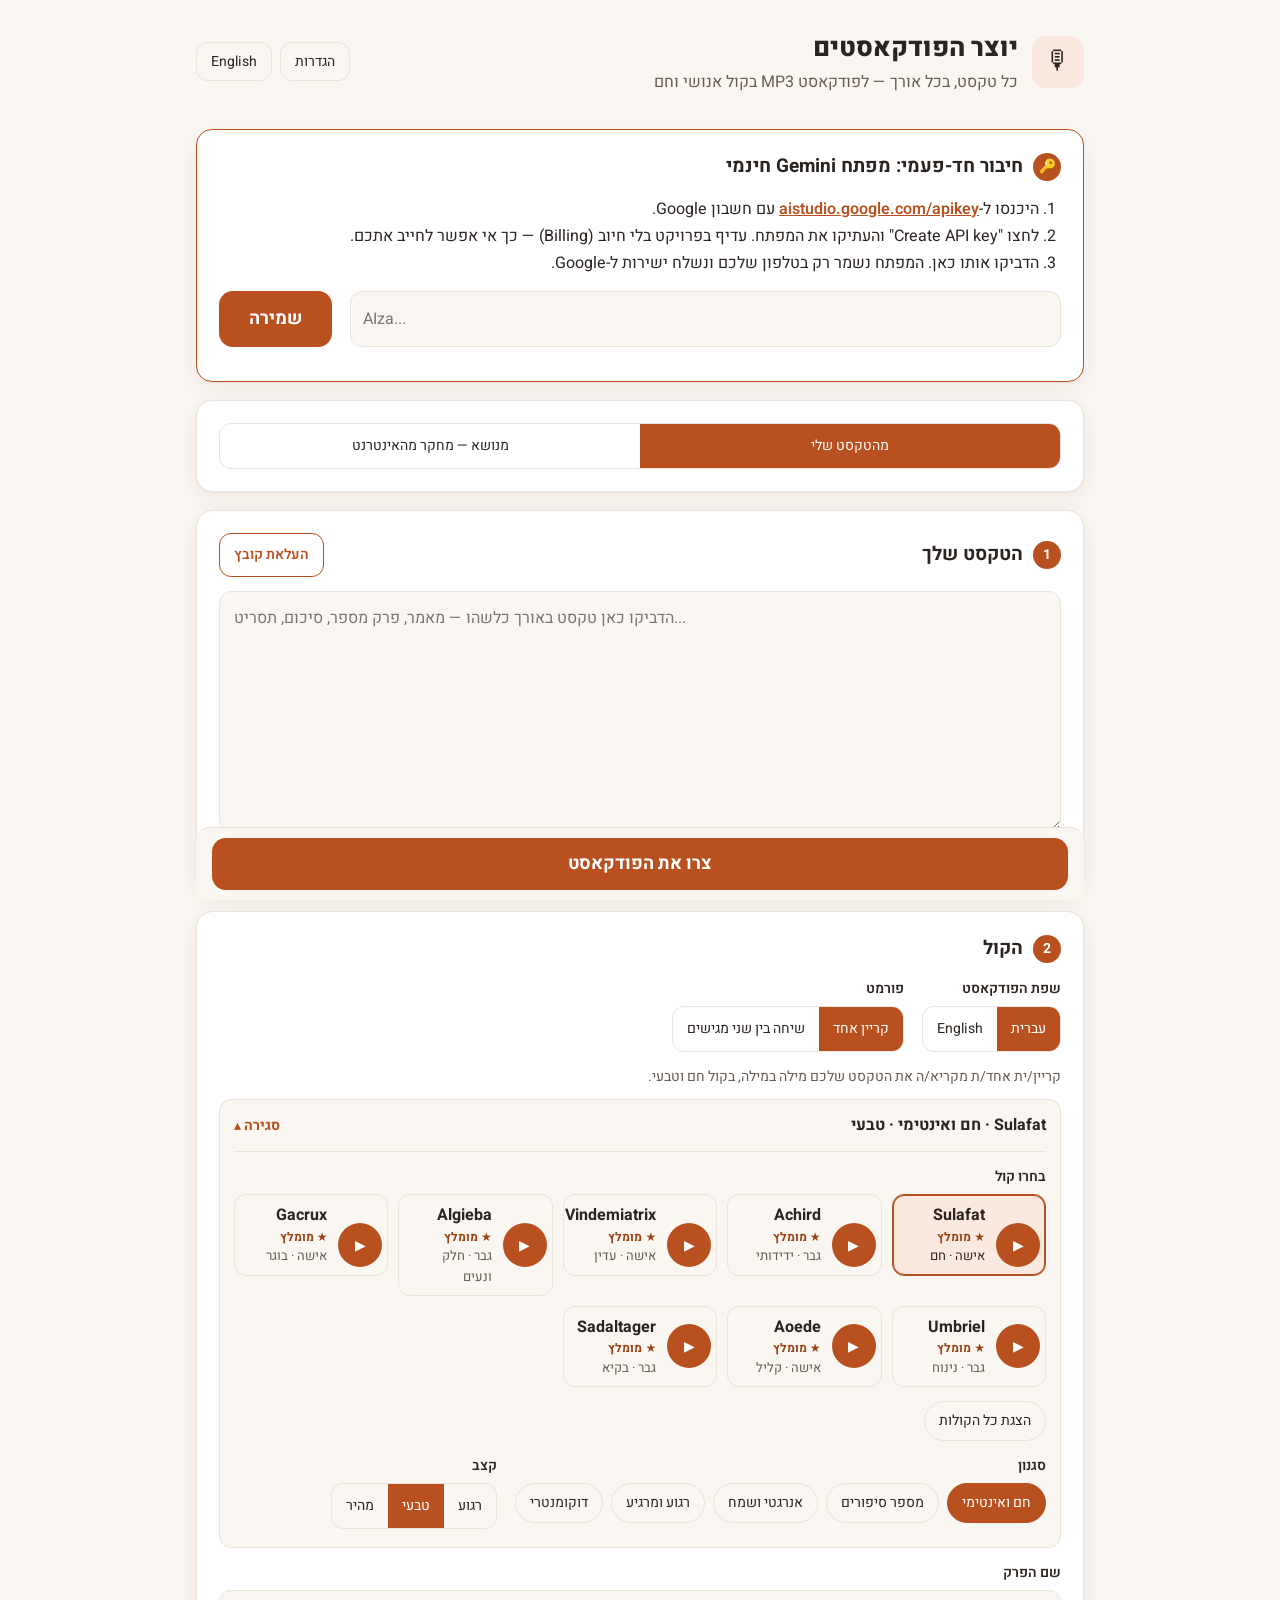
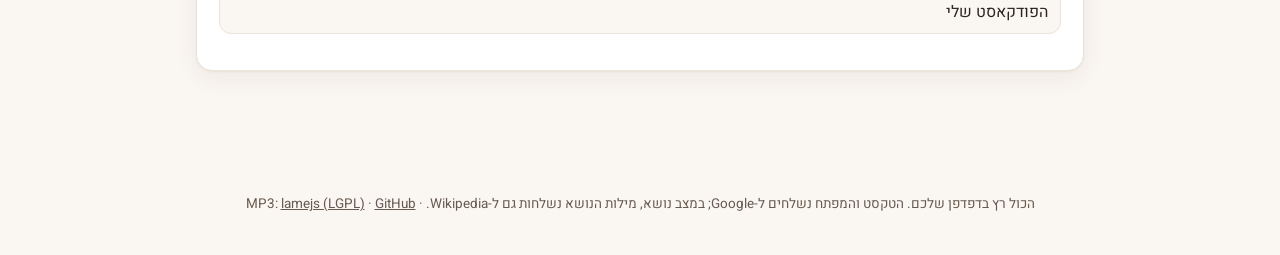
<file: docs/index.html>
<!doctype html>
<html lang="he" dir="rtl">
<head>
  <meta charset="utf-8">
  <meta http-equiv="Content-Security-Policy" content="default-src 'self'; script-src 'self'; worker-src 'self' blob:; connect-src 'self' https://generativelanguage.googleapis.com https://*.wikipedia.org; style-src 'self'; font-src 'self'; img-src 'self' data: blob:; media-src 'self' blob:; object-src 'none'; base-uri 'none'; form-action 'none'">
  <meta name="referrer" content="no-referrer">
  <meta name="viewport" content="width=device-width, initial-scale=1, viewport-fit=cover">
  <meta name="description" content="Turn any text into a warm, human-sounding Hebrew or English podcast MP3 - free.">
  <title>Podcast Creator</title>
  <link rel="icon" href="data:image/svg+xml,%3Csvg xmlns=%22http://www.w3.org/2000/svg%22 viewBox=%220 0 100 100%22%3E%3Ctext y=%22.9em%22 font-size=%2290%22%3E🎙%3C/text%3E%3C/svg%3E">
  <link rel="stylesheet" href="fonts/fonts.css">
  <link rel="stylesheet" href="style.css">
</head>
<body>
<header class="top">
  <div class="brand">
    <span class="logo" aria-hidden="true">🎙</span>
    <div>
      <h1 data-i18n="title">יוצר הפודקאסטים</h1>
      <p class="sub" data-i18n="subtitle">כל טקסט, בכל אורך — לפודקאסט MP3 בקול אנושי וחם</p>
    </div>
  </div>
  <div class="top-actions">
    <button class="ghost" id="settingsBtn" data-i18n="settings">הגדרות</button>
    <button class="ghost" id="uiLangBtn">English</button>
  </div>
</header>

<main>
  <section class="card" id="keyCard" hidden>
    <h2><span class="step">🔑</span> <span data-i18n="keyTitle">חיבור חד-פעמי: מפתח Gemini חינמי</span></h2>
    <ol class="steps">
      <li data-i18n-html="keyStep1">היכנסו ל-<bdi dir="ltr"><a href="https://aistudio.google.com/apikey" target="_blank" rel="noopener">aistudio.google.com/apikey</a></bdi> עם חשבון <bdi>Google</bdi>.</li>
      <li data-i18n-html="keyStep2">לחצו <bdi dir="ltr">"Create API key"</bdi> והעתיקו את המפתח. עדיף בפרויקט בלי חיוב (<bdi>Billing</bdi>) — כך אי אפשר לחייב אתכם.</li>
      <li data-i18n-html="keyStep3">הדביקו אותו כאן. המפתח נשמר רק בטלפון שלכם ונשלח ישירות ל-<bdi>Google</bdi>.</li>
    </ol>
    <div class="row">
      <input id="keyInput" type="password" dir="ltr" autocomplete="off" placeholder="AIza..." data-i18n-aria="geminiKeyAria">
      <button class="primary small-primary" id="keySave" data-i18n="save">שמירה</button>
    </div>
    <div id="keyMsg" class="hint" aria-live="polite"></div>
  </section>

  <section class="card">
    <div class="seg src-seg" id="srcSeg" role="group" data-i18n-aria="srcAria">
      <button data-v="text" class="on" data-i18n="srcText">מטקסט שלי</button>
      <button data-v="topic" data-i18n="srcTopic">מנושא (מחקר מהאינטרנט)</button>
    </div>
  </section>

  <section class="card" id="topicCard" hidden>
    <h2><span class="step">1</span> <span data-i18n="topicTitle">הנושא</span></h2>
    <div class="row topic-row">
      <input id="topic" type="text" dir="auto" data-i18n-placeholder="topicPlaceholder" data-i18n-aria="topicTitle">
      <button class="primary small-primary" id="researchBtn" data-i18n="findSources">חיפוש מקורות</button>
    </div>
    <p class="hint" data-i18n="topicHint"></p>
    <div id="researchStatus" class="hint" aria-live="polite" hidden></div>
    <div id="researchOut" hidden>
      <p id="resSummary" class="summary" dir="auto"></p>
      <div class="field">
        <label id="focusLbl" data-i18n="focusTitle">על מה להתמקד?</label>
        <div class="angles" id="angles" role="group" aria-labelledby="focusLbl"></div>
        <input id="customFocus" type="text" dir="auto" data-i18n-placeholder="customFocus" data-i18n-aria="customFocus">
      </div>
      <div class="field">
        <label for="minutes"><span data-i18n="lengthLabel">אורך הפודקאסט</span>: <b id="minutesOut" class="minutes-out">8</b></label>
        <input id="minutes" type="range" min="2" max="60" step="1" value="8">
        <div class="range-ends"><span data-i18n="minShort">2 דק׳</span><span data-i18n="maxLong">שעה</span></div>
      </div>
      <details class="sources">
        <summary><span data-i18n="sourcesTitle">מקורות</span> (<span id="sourceCount">0</span>)</summary>
        <ol id="sourceList" dir="auto"></ol>
      </details>
    </div>
    <div id="topicBadge" class="free-badge" aria-live="polite" hidden></div>
  </section>

  <section class="card" id="textCard">
    <div class="card-head">
      <h2><span class="step">1</span> <span data-i18n="step1">הטקסט שלך</span></h2>
      <label class="file-btn">
        <input type="file" id="fileInput" accept=".txt,.md,.html,.htm,.srt,.vtt,text/plain" hidden>
        <span data-i18n="upload">העלאת קובץ</span>
      </label>
    </div>
    <div id="dropZone" class="drop">
      <textarea id="text" dir="auto" spellcheck="false" data-i18n-placeholder="placeholder" data-i18n-aria="step1"></textarea>
    </div>
    <div class="stats">
      <span><b id="statChars">0</b> <span data-i18n="chars">תווים</span></span>
      <span><b id="statWords">0</b> <span data-i18n="words">מילים</span></span>
      <span class="est"><span data-i18n="estimate">אורך משוער</span>: <b id="statEst">0:00</b></span>
    </div>
    <div id="freeBadge" class="free-badge" aria-live="polite" hidden></div>
  </section>

  <section class="card">
    <h2><span class="step">2</span> <span data-i18n="step2">הקול</span></h2>
    <div class="row">
      <div class="field">
        <label id="langLbl" data-i18n="language">שפת הפודקאסט</label>
        <div class="seg" id="langSeg" role="group" aria-labelledby="langLbl">
          <button type="button" data-v="he" class="on">עברית</button>
          <button type="button" data-v="en">English</button>
        </div>
      </div>
      <div class="field">
        <label id="modeLbl" data-i18n="format">פורמט</label>
        <div class="seg" id="modeSeg" role="group" aria-labelledby="modeLbl">
          <button type="button" data-v="narrator" class="on" data-i18n="narrator">קריין אחד</button>
          <button type="button" data-v="conversation" data-i18n="conversation">שיחה בין שני מגישים</button>
        </div>
      </div>
    </div>
    <p class="hint" id="modeHint"></p>
    <details class="voice-sum" id="voiceDetails">
      <summary>
        <span class="sum-text"><span id="voiceSummary" class="sum-val"></span></span>
        <span class="sum-change"><span class="when-closed" data-i18n="change">שינוי</span><span class="when-open" data-i18n="done">סגירה</span></span>
      </summary>
      <div class="field">
        <label id="voiceLbl" data-i18n="voice">בחרו קול</label>
        <div class="voices" id="voices" role="radiogroup" aria-labelledby="voiceLbl"></div>
      </div>
      <div class="field" id="voice2Wrap" hidden>
        <label id="voice2Lbl" data-i18n="voice2">קול המגיש/ה השני/ה</label>
        <div class="voices" id="voices2" role="radiogroup" aria-labelledby="voice2Lbl"></div>
      </div>
      <p id="voiceMsg" class="hint voice-msg" aria-live="polite" hidden></p>
      <button type="button" class="chip more-voices" id="voiceMore"></button>
      <div class="row style-row">
        <div class="field">
          <label id="styleLbl" data-i18n="style">סגנון</label>
          <div class="chips" id="styles" role="group" aria-labelledby="styleLbl"></div>
        </div>
        <div class="field">
          <label id="paceLbl" data-i18n="pace">קצב</label>
          <div class="seg" id="paceSeg" role="group" aria-labelledby="paceLbl">
            <button type="button" data-v="relaxed" data-i18n="relaxed">רגוע</button>
            <button type="button" data-v="natural" class="on" data-i18n="natural">טבעי</button>
            <button type="button" data-v="brisk" data-i18n="brisk">מהיר</button>
          </div>
        </div>
      </div>
    </details>
    <div class="field">
      <label for="title" data-i18n="ptitle">שם הפרק</label>
      <input id="title" type="text" dir="auto">
    </div>
  </section>

  <div class="genbar" id="genbar">
    <div id="error" class="error" aria-live="polite" hidden></div>
    <div class="gen-row">
      <div id="genInfo" class="gen-info" aria-live="polite"></div>
      <button id="generate" class="primary" data-i18n="generate">צרו את הפודקאסט</button>
    </div>
  </div>

  <section class="card center run-card" id="progress" hidden>
    <div class="lock-note" id="lockNote"></div>
    <div class="bar" id="bar" role="progressbar" aria-valuemin="0" aria-valuemax="100" aria-valuenow="1" data-i18n-aria="progressAria"><div id="barFill"></div></div>
    <div class="progress-row">
      <span id="stage" aria-live="polite"></span>
      <span><b id="pct" aria-live="polite">0%</b> · <span id="elapsed">0:00</span></span>
    </div>
    <button class="ghost small" id="cancel" data-i18n="cancel">ביטול</button>
  </section>
  <section class="card center run-card" id="paused" hidden>
    <p id="pausedText"></p>
    <div id="pausedErr" class="error" hidden></div>
    <button class="primary" id="resumeBtn" data-i18n="resume">המשך יצירה</button>
  </section>

  <section class="card result" id="result" hidden>
    <h2 data-i18n="ready">הפודקאסט מוכן</h2>
    <div class="duration">
      <span data-i18n="exactLength">אורך מדויק</span>
      <b id="resDuration">0:00</b>
    </div>
    <div class="meta" id="resMeta"></div>
    <audio id="player" controls preload="metadata"></audio>
    <div class="actions">
      <button class="primary" id="share" hidden data-i18n="share">שיתוף / שמירה בקבצים</button>
      <a id="download" class="primary" href="#" data-i18n="download">הורדת MP3</a>
      <button class="ghost" id="showScript" hidden data-i18n="showScript">הצגת התסריט</button>
    </div>
    <div id="shareMsg" class="hint" aria-live="polite" hidden></div>
    <div id="warnings" class="hint"></div>
    <div id="script" class="script" hidden dir="auto"></div>
  </section>
</main>

<footer class="foot">
  <span data-i18n-html="privacy">הכול רץ בדפדפן שלכם. הטקסט והמפתח נשלחים ל-<bdi>Google</bdi>; במצב נושא, מילות הנושא נשלחות גם ל-<bdi>Wikipedia</bdi>.</span>
  · <a href="https://github.com/ilaybar110/Podcast-_-creator" target="_blank" rel="noopener"><bdi>GitHub</bdi></a>
  · <bdi dir="ltr">MP3: <a href="vendor/lamejs-LICENSE.txt">lamejs (LGPL)</a></bdi>
</footer>

<dialog id="settings">
  <form method="dialog">
    <h2 data-i18n="settings">הגדרות</h2>
    <div class="lbl-row"><label for="geminiKey" data-i18n-html="geminiKeyLabel">מפתח <bdi>Gemini API</bdi></label> <a href="https://aistudio.google.com/apikey" target="_blank" rel="noopener" data-i18n="getKey">(קבלת מפתח חינם)</a></div>
    <input id="geminiKey" type="password" dir="ltr" autocomplete="off">
    <label class="check"><input type="checkbox" id="rememberKey" checked> <span data-i18n="rememberKey"></span></label>
    <p class="hint" data-i18n="keyRestrictHint"></p>
    <div class="actions">
      <button type="button" class="ghost small" id="forgetKey" data-i18n="forgetKey"></button>
      <button type="button" class="ghost small" id="clearAll" data-i18n="clearAll"></button>
    </div>
    <p class="hint" id="settingsMsg" role="status"></p>
    <h3 data-i18n="freeTitle">שמירה על מסלול חינמי</h3>
    <label class="check" for="freeOnly"><input type="checkbox" id="freeOnly" checked> <span data-i18n="freeOnly"></span></label>
    <label class="check" for="billing"><input type="checkbox" id="billing"> <span data-i18n="billing"></span></label>
    <p class="hint" data-i18n="billingHint"></p>
    <p class="hint"><span data-i18n="limitsHint"></span>
      <a href="https://aistudio.google.com/rate-limit" target="_blank" rel="noopener">aistudio.google.com/rate-limit</a></p>
    <div class="limits">
      <label for="limTtsRpd"><span data-i18n="ttsPerDay"></span><input id="limTtsRpd" type="number" min="1" dir="ltr"></label>
      <label for="limTtsRpm"><span data-i18n="ttsPerMin"></span><input id="limTtsRpm" type="number" min="1" dir="ltr"></label>
      <label for="limTextRpd"><span data-i18n="textPerDay"></span><input id="limTextRpd" type="number" min="1" dir="ltr"></label>
    </div>
    <div class="actions">
      <button class="primary" id="saveSettings" value="save" data-i18n="save">שמירה</button>
      <button class="ghost close-btn" id="closeSettings" value="cancel" formnovalidate data-i18n="close">סגירה</button>
    </div>
  </form>
</dialog>

<script type="module" src="js/app.js"></script>
</body>
</html>
</file>
<file: docs/fonts/fonts.css>
/* Heebo (SIL OFL), self-hosted so the page contacts no font CDN. Variable font, weights 100-900;
   only the Hebrew and Latin subsets are shipped. */
@font-face {
  font-family: "Heebo"; font-style: normal; font-weight: 100 900; font-display: swap;
  src: url(heebo-hebrew.woff2) format("woff2");
  unicode-range: U+0307-0308, U+0590-05FF, U+200C-2010, U+20AA, U+25CC, U+FB1D-FB4F;
}
@font-face {
  font-family: "Heebo"; font-style: normal; font-weight: 100 900; font-display: swap;
  src: url(heebo-latin.woff2) format("woff2");
  unicode-range: U+0000-00FF, U+0131, U+0152-0153, U+02BB-02BC, U+02C6, U+02DA, U+02DC, U+0304, U+0308, U+0329, U+2000-206F, U+20AC, U+2122, U+2191, U+2193, U+2212, U+2215, U+FEFF, U+FFFD;
}
</file>
<file: docs/style.css>
:root {
  --bg: #faf6f1;
  --card: #ffffff;
  --ink: #2b2420;
  --muted: #675a51;
  --line: #ece3da;
  --accent: #b9501f;
  --accent-ink: #ffffff;
  --accent-soft: #fbe9df;
  --focus: #1f5fbf;
  --ok: #2f8f5b;
  --err: #b3261e;
  --radius: 16px;
  --shadow: 0 1px 2px rgba(60, 40, 20, .05), 0 8px 24px rgba(60, 40, 20, .06);
}
@media (prefers-color-scheme: dark) {
  :root {
    --bg: #1a1614; --card: #24201d; --ink: #f3ece6; --muted: #b5a89e; --line: #3a332e;
    --accent: #f07a42; --accent-ink: #1a1614; --accent-soft: #3a2a21; --focus: #7fb3ff; --shadow: none;
  }
}
* { box-sizing: border-box; }
body {
  margin: 0; background: var(--bg); color: var(--ink);
  font: 16px/1.55 "Heebo", system-ui, -apple-system, "Segoe UI", sans-serif;
}
.top {
  display: flex; justify-content: space-between; align-items: center; gap: 12px;
  max-width: 920px; margin: 0 auto; padding: 28px max(16px, env(safe-area-inset-right)) 8px max(16px, env(safe-area-inset-left));
}
.brand { display: flex; gap: 14px; align-items: center; }
.logo {
  width: 52px; height: 52px; display: grid; place-items: center; font-size: 26px;
  background: var(--accent-soft); border-radius: 14px;
}
h1 { margin: 0; font-size: 26px; font-weight: 800; }
.sub { margin: 2px 0 0; color: var(--muted); }
.top-actions { display: flex; gap: 8px; }
main { max-width: 920px; margin: 0 auto; padding: 8px max(16px, env(safe-area-inset-right)) 32px max(16px, env(safe-area-inset-left)); }
[hidden] { display: none !important; }
.card {
  background: var(--card); border: 1px solid var(--line); border-radius: var(--radius);
  box-shadow: var(--shadow); padding: 22px; margin-top: 18px;
}
.card.center { text-align: center; }
.card-head { display: flex; justify-content: space-between; align-items: center; gap: 12px; }
h2 { margin: 0 0 14px; font-size: 19px; display: flex; align-items: center; gap: 10px; }
.card-head h2 { margin-bottom: 0; }
.step {
  display: inline-grid; place-items: center; width: 28px; height: 28px; border-radius: 50%;
  background: var(--accent); color: var(--accent-ink); font-size: 14px;
}
.drop { margin-top: 14px; border-radius: 12px; }
.drop.over { outline: 2px dashed var(--accent); outline-offset: 4px; }
textarea {
  width: 100%; min-height: 240px; resize: vertical; padding: 14px; border-radius: 12px; font-size: 16px;
  border: 1px solid var(--line); background: var(--bg); color: var(--ink); font: inherit;
}
textarea:focus, input:focus, select:focus { outline: 2px solid var(--accent); outline-offset: 1px; }
:focus-visible { outline: 3px solid var(--focus); outline-offset: 2px; }
textarea:focus-visible, input:focus-visible, select:focus-visible { outline: 3px solid var(--focus); outline-offset: 1px; }
.stats { display: flex; flex-wrap: wrap; gap: 18px; margin-top: 10px; color: var(--muted); font-size: 14px; }
.stats b { color: var(--ink); }
.stats .est b { color: var(--accent); }
.row { display: flex; flex-wrap: wrap; gap: 18px; align-items: flex-end; }
.field { margin-bottom: 14px; min-width: 0; }
.field.grow { flex: 1 1 260px; }
.field > label { display: block; font-weight: 600; font-size: 14px; margin-bottom: 6px; }
.seg { display: inline-flex; flex-wrap: wrap; border: 1px solid var(--line); border-radius: 12px; overflow: hidden; }
.seg button {
  border: 0; background: transparent; color: var(--ink); padding: 10px 14px; font: inherit;
  font-size: 14px; cursor: pointer; min-height: 44px;
}
.seg button.on { background: var(--accent); color: var(--accent-ink); }
select, input[type=text], input[type=password], input[type=number] {
  font: inherit; font-size: 16px; padding: 9px 12px; border-radius: 12px; border: 1px solid var(--line);
  background: var(--bg); color: var(--ink); width: 100%; min-width: 220px;
}
.voices { display: grid; grid-template-columns: repeat(auto-fill, minmax(150px, 1fr)); gap: 10px; }
.voice-item { position: relative; min-width: 0; }
.voice {
  width: 100%; min-height: 64px; border: 1px solid var(--line); border-radius: 12px; cursor: pointer;
  padding: 8px 12px; padding-inline-start: 60px; background: var(--bg); text-align: start;
  font: inherit; color: var(--ink); display: flex; align-items: center;
}
.voice.on { border-color: var(--accent); background: var(--accent-soft); box-shadow: 0 0 0 1px var(--accent) inset; }
.voice .meta { flex: 1; min-width: 0; display: block; }
.voice .name { font-weight: 700; display: flex; flex-wrap: wrap; column-gap: 6px; align-items: center; }
.voice .desc { display: block; font-size: 13px; color: var(--muted); }
.voice.on .desc { color: var(--ink); }
.voice .star { font-size: 12px; color: var(--accent); font-weight: 700; }
.play {
  position: absolute; inset-inline-start: 6px; top: 50%; transform: translateY(-50%);
  width: 44px; height: 44px; border-radius: 50%; border: 0; cursor: pointer; padding: 0;
  background: var(--accent); color: var(--accent-ink); font-size: 14px;
}
.play.loading { opacity: .6; cursor: progress; }
.voice-msg { margin: 0 0 10px; }
.voice-msg.bad { color: var(--err); }
.more-voices { margin-bottom: 14px; min-height: 44px; }
.style-row { align-items: flex-start; }
.voice-sum { margin: 6px 0 14px; border: 1px solid var(--line); border-radius: 12px; padding: 0 14px; background: var(--bg); }
.voice-sum[open] { padding-bottom: 4px; }
.voice-sum > summary {
  list-style: none; cursor: pointer; min-height: 52px; display: flex; align-items: center;
  justify-content: space-between; gap: 12px;
}
.voice-sum > summary::-webkit-details-marker { display: none; }
.sum-val { font-weight: 700; }
.sum-change { color: var(--accent); font-weight: 700; font-size: 14px; white-space: nowrap; }
.sum-change::after { content: " ▾"; }
.voice-sum[open] .sum-change::after { content: " ▴"; }
.voice-sum .when-open, .voice-sum[open] .when-closed { display: none; }
.voice-sum[open] .when-open { display: inline; }
.voice-sum[open] > summary { border-bottom: 1px solid var(--line); margin-bottom: 14px; }
.chips { display: flex; flex-wrap: wrap; gap: 8px; }
.chip {
  border: 1px solid var(--line); border-radius: 999px; padding: 7px 14px; background: var(--bg);
  cursor: pointer; font: inherit; font-size: 14px; color: var(--ink); min-height: 40px;
}
.chip.on { background: var(--accent); color: var(--accent-ink); border-color: var(--accent); }
.toggle { display: flex; gap: 8px; align-items: center; font-size: 14px; margin-bottom: 14px; flex: 1 1 260px; }
.hint { color: var(--muted); font-size: 14px; margin: 0 0 12px; }
a.primary.secondary {
  background: transparent; color: var(--ink); border: 1px solid var(--line); font-size: 16px; font-weight: 500;
  padding: 12px 22px; border-radius: 14px;
}
button.primary, a.primary {
  background: var(--accent); color: var(--accent-ink); border: 0; border-radius: 14px;
  padding: 14px 30px; font: inherit; font-size: 18px; font-weight: 700; cursor: pointer;
  text-decoration: none; display: inline-block;
}
button.primary:disabled { opacity: .5; cursor: not-allowed; }
button.ghost {
  background: transparent; border: 1px solid var(--line); color: var(--ink); border-radius: 12px;
  padding: 8px 14px; font: inherit; font-size: 14px; cursor: pointer;
}
button.small { margin-top: 10px; padding: 5px 12px; }
.file-btn {
  border: 1px solid var(--accent); color: var(--accent); border-radius: 12px; padding: 10px 14px; min-height: 44px; display: inline-flex; align-items: center;
  cursor: pointer; font-size: 14px; font-weight: 600; white-space: nowrap;
}
#progress { margin-top: 18px; text-align: start; }
.bar { height: 10px; background: var(--line); border-radius: 99px; overflow: hidden; }
#barFill { height: 100%; width: 0; background: var(--accent); transition: width .4s; }
.progress-row { display: flex; justify-content: space-between; gap: 10px; margin-top: 8px; font-size: 14px; color: var(--muted); }
.error { margin-top: 14px; color: var(--err); background: color-mix(in srgb, var(--err) 10%, transparent); padding: 12px; border-radius: 12px; text-align: start; }
.result { text-align: center; border-color: var(--accent); }
.result h2 { justify-content: center; }
.duration { display: flex; flex-direction: column; align-items: center; }
.duration span { color: var(--muted); }
.duration b { font-size: 54px; font-weight: 800; color: var(--accent); letter-spacing: 1px; line-height: 1.1; direction: ltr; }
.result .meta { color: var(--muted); font-size: 14px; margin: 6px 0 14px; }
audio { width: 100%; margin-bottom: 14px; }
.actions { display: flex; gap: 10px; justify-content: center; flex-wrap: wrap; align-items: center; }
.script { text-align: start; margin-top: 16px; max-height: 420px; overflow: auto; border-top: 1px solid var(--line); padding-top: 12px; }
.script p { margin: 0 0 8px; }
.script b { color: var(--accent); }
dialog { border: 1px solid var(--line); border-radius: var(--radius); background: var(--card); color: var(--ink); max-width: 480px; width: calc(100% - 32px); }
dialog::backdrop { background: rgba(0,0,0,.35); }
dialog label { display: block; font-weight: 600; font-size: 14px; margin: 12px 0 6px; }
dialog a { color: var(--accent); font-weight: 400; }
dialog .actions { margin-top: 18px; }
@media (max-width: 560px) {
  .duration b { font-size: 42px; }
  select, input[type=text] { min-width: 0; }
  .top { flex-direction: column; align-items: flex-start; }
}

.free-badge { margin-top: 12px; padding: 10px 14px; border-radius: 12px; font-size: 14px; line-height: 1.5; border: 1px solid var(--line); }
.free-badge b { font-weight: 700; }
.free-badge.ok { background: color-mix(in srgb, var(--ok) 12%, transparent); border-color: color-mix(in srgb, var(--ok) 40%, transparent); }
.free-badge.wait { background: color-mix(in srgb, #d99a00 14%, transparent); border-color: color-mix(in srgb, #d99a00 45%, transparent); }
.free-badge.bad { background: color-mix(in srgb, var(--err) 10%, transparent); border-color: color-mix(in srgb, var(--err) 40%, transparent); }
.free-badge .sub { color: var(--muted); font-size: 13.5px; }
.paused { margin-top: 14px; padding: 14px; border-radius: 12px; background: color-mix(in srgb, #d99a00 12%, transparent); }
.paused p { margin: 0 0 10px; }
dialog h3 { margin: 22px 0 4px; font-size: 16px; }
dialog .check { display: flex; gap: 8px; align-items: flex-start; font-weight: 400; }
dialog .check input { margin-top: 5px; }
.limits { display: grid; grid-template-columns: repeat(3, 1fr); gap: 8px; }
.limits label { margin: 0; font-size: 13px; font-weight: 600; }
.limits input { width: 100%; min-width: 0; font: inherit; font-size: 16px; padding: 7px 9px; border-radius: 10px; border: 1px solid var(--line); background: var(--bg); color: var(--ink); }
@media (max-width: 560px) { .limits { grid-template-columns: 1fr; } }

/* --- browser (GitHub Pages) edition --- */
.steps { margin: 0 0 14px; padding-inline-start: 22px; line-height: 1.7; }
.steps a { color: var(--accent); font-weight: 600; }
#keyCard { border-color: var(--accent); }
#keyCard .row { flex-wrap: nowrap; align-items: stretch; }
#keyCard input { flex: 1; min-width: 0; }
.small-primary { padding: 9px 18px; font-size: 16px; }
.keep-open { margin: 10px 0 0; }
.foot { max-width: 920px; margin: 0 auto; padding: 0 16px calc(40px + env(safe-area-inset-bottom)); color: var(--muted); font-size: 13.5px; text-align: center; }
.foot a { color: var(--muted); }

/* podcast from a topic */
.src-seg { display: flex; width: 100%; }
.src-seg button { flex: 1 1 0; }
.topic-row { flex-wrap: nowrap; gap: 10px; align-items: stretch; }
.topic-row input { flex: 1 1 60%; min-width: 0; }
.topic-row button { flex: 0 0 auto; padding: 9px 14px; font-size: 15px; }
.summary { margin: 4px 0 14px; line-height: 1.55; }
.angles { display: grid; gap: 8px; margin-bottom: 10px; }
.angle { text-align: start; border: 1px solid var(--line); border-radius: 12px; padding: 10px 12px; background: var(--card);
  color: var(--ink); font: inherit; cursor: pointer; display: flex; gap: 10px; align-items: flex-start; }
.angle .tick { flex: 0 0 22px; height: 22px; border-radius: 6px; border: 1.5px solid var(--line); display: grid; place-items: center;
  font-size: 14px; color: var(--accent-ink); }
.angle.on { border-color: var(--accent); background: var(--accent-soft); }
.angle.on .tick { background: var(--accent); border-color: var(--accent); }
.angle b { display: block; }
.angle span.d { color: var(--muted); font-size: 14px; }
.minutes-out { color: var(--accent); }
input[type=range] { width: 100%; accent-color: var(--accent); height: 32px; }
.range-ends { display: flex; justify-content: space-between; color: var(--muted); font-size: 13px; }
.sources { margin-top: 6px; font-size: 14px; }
.sources summary { cursor: pointer; font-weight: 600; }
.sources ol { margin: 8px 0 0; padding-inline-start: 22px; }
.sources li { margin-bottom: 4px; overflow-wrap: anywhere; }
.sources a { color: var(--accent); }

/* --- sticky create bar, run cards, notices --- */
.genbar {
  position: sticky; bottom: 0; z-index: 5; margin: 18px calc(-1 * max(16px, env(safe-area-inset-left))) 0;
  padding: 10px max(16px, env(safe-area-inset-right)) calc(10px + env(safe-area-inset-bottom)) max(16px, env(safe-area-inset-left));
  background: color-mix(in srgb, var(--bg) 94%, transparent); border-top: 1px solid var(--line);
  -webkit-backdrop-filter: blur(10px); backdrop-filter: blur(10px);
}
.genbar .error { margin: 0 0 8px; max-height: 30vh; overflow: auto; }
.gen-row { display: flex; align-items: center; gap: 12px; max-width: 888px; margin: 0 auto; }
.gen-info { flex: 1 1 0; min-width: 0; font-size: 14px; color: var(--muted); line-height: 1.4; }
.gen-info:empty { display: none; }
.gen-info .gi-ok { color: var(--ok); font-weight: 700; }
.gen-info .gi-wait { color: #8a5d00; font-weight: 700; }
.gen-info .gi-bad { color: var(--err); font-weight: 700; }
#generate { flex: 1 1 auto; padding: 12px 20px; white-space: nowrap; }
.gen-info:not(:empty) + #generate { flex: 0 0 auto; }
.run-card { scroll-margin-bottom: 24px; }
.lock-note {
  text-align: start; margin-bottom: 14px; padding: 12px 14px; border-radius: 12px; line-height: 1.5;
  background: color-mix(in srgb, #d99a00 18%, transparent); border: 1px solid color-mix(in srgb, #d99a00 55%, transparent);
}
.lock-note .eta { display: block; margin-top: 4px; color: var(--muted); font-size: 14px; }
.lbl-row { display: flex; flex-wrap: wrap; gap: 4px 10px; align-items: baseline; margin: 12px 0 6px; }
.lbl-row label { margin: 0; }
.close-btn { padding: 14px 22px; font-size: 16px; border-radius: 14px; }
dialog { max-height: calc(100dvh - 32px); overflow: auto; }
dialog .actions { flex-wrap: wrap; }
.paused p { margin: 0 0 10px; }
.run-card#paused { background: color-mix(in srgb, #d99a00 12%, var(--card)); }
.result .actions button.primary, .result .actions a { font-size: 17px; }
@media (min-width: 700px) { .genbar { margin-left: 0; margin-right: 0; border-radius: 14px 14px 0 0; } }
.voice .star { color: #9a4416; }
.gen-info .gi-ok { color: #1f7a4a; }
@media (prefers-color-scheme: dark) { .voice .star { color: var(--accent); } .gen-info .gi-ok { color: #5fcf94; } .gen-info .gi-wait { color: #f0c04a; } }

/* error messages: text in the UI language, a next step, and the raw technical text collapsed */
.err-step { font-weight: 600; margin-top: 4px; }
.err-details { margin-top: 8px; font-size: 13px; color: var(--muted); }
.err-details summary { cursor: pointer; }
.err-details pre { margin: 6px 0 0; white-space: pre-wrap; overflow-wrap: anywhere; font: 12px/1.4 ui-monospace, monospace; text-align: left; user-select: text; }
#warnings > div + div { margin-top: 4px; }
#pausedErr { margin: 12px 0; }
</file>
